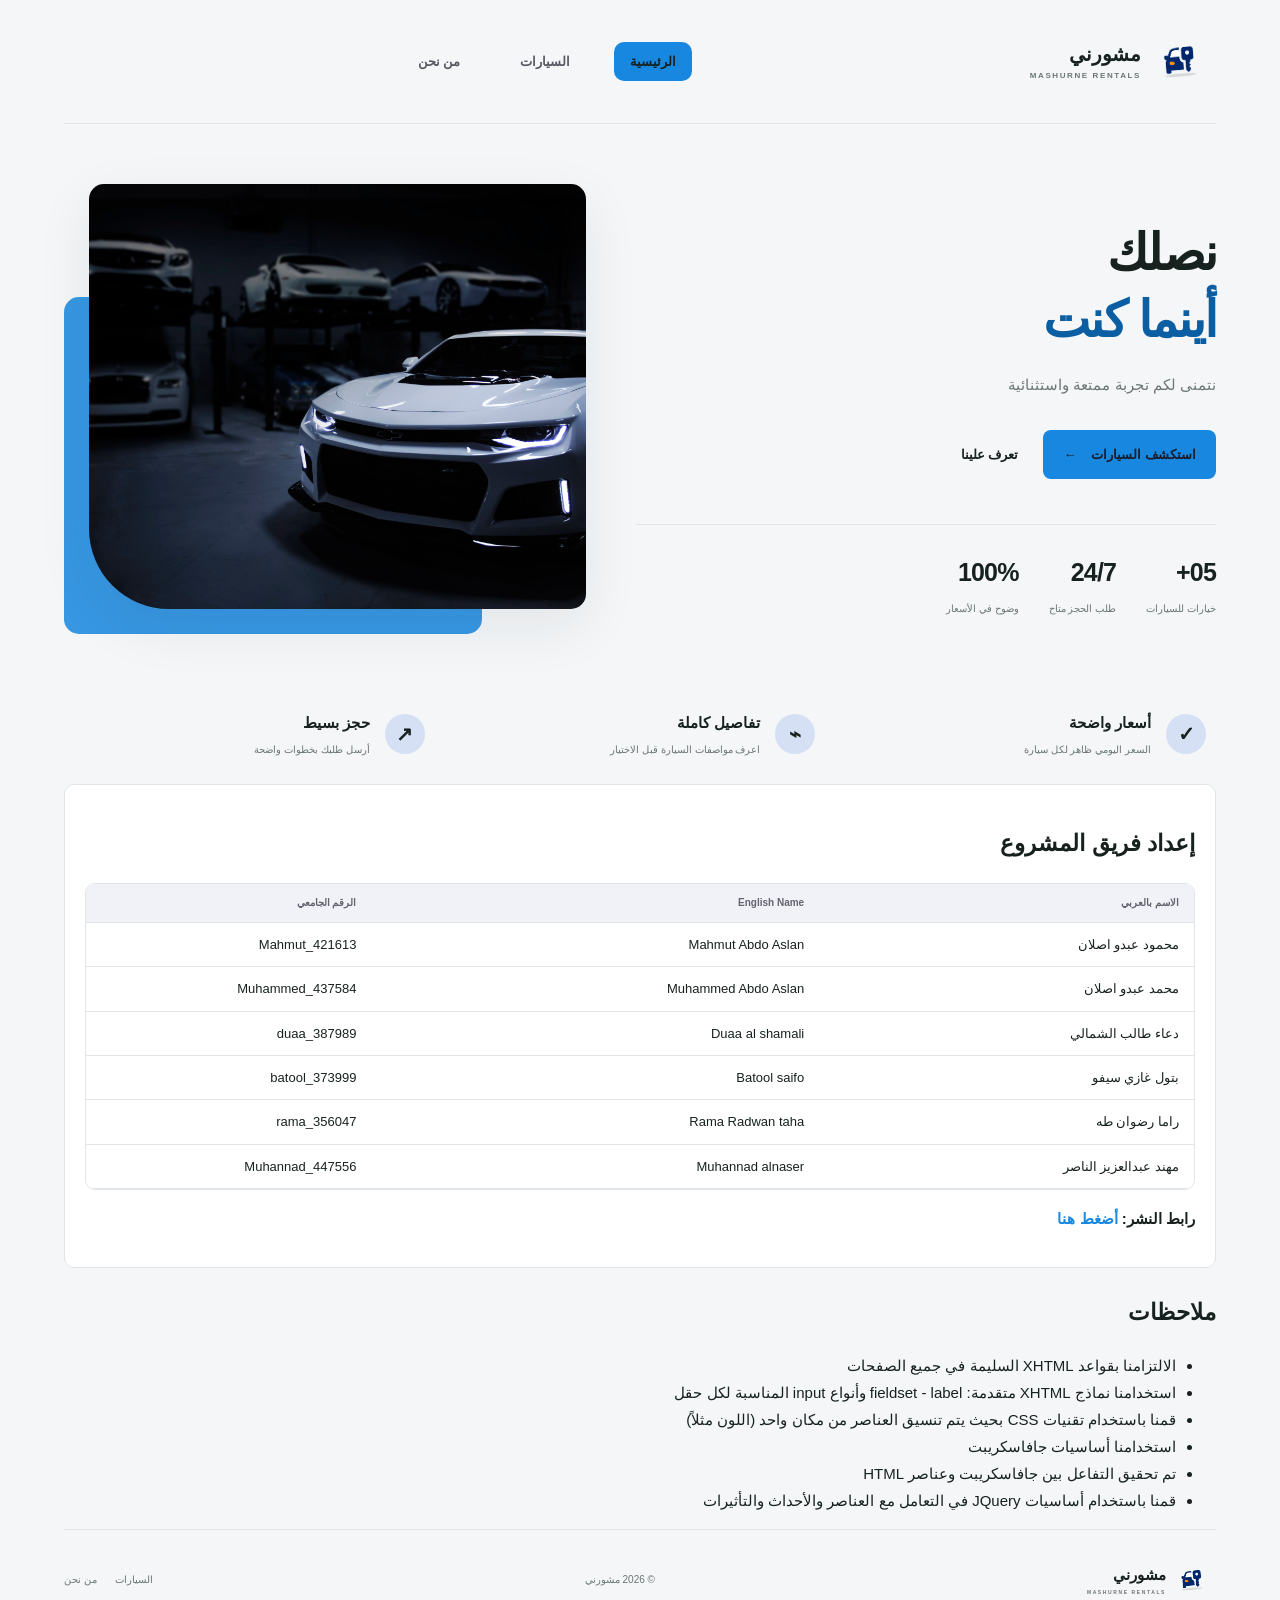
<file: index.html>
<!doctype html>
<html dir="rtl">
  <head>
    <meta charset="UTF-8" />
    <meta name="viewport" content="width=device-width, initial-scale=1.0" />
    <link rel="shortcut icon" href="./images/logo.ico" type="image/x-icon" />
    <title>MASHURNE | مشورني</title>
    <link rel="stylesheet" type="text/css" href="style.css" />
  </head>

  <body>
    <div class="site-shell">
      <div class="container">
        <div class="navbar">
          <a class="brand" href="index.html"
            ><span class="brand-mark"
              ><img src="./images/Car-logo.png" alt="" /></span
            ><span>مشورني<small>MASHURNE RENTALS</small></span></a
          >
          <div class="nav-links">
            <a class="active" href="index.html">الرئيسية</a
            ><a href="Cars.html">السيارات</a>
            <a href="AboutUs.html">من نحن</a>
          </div>
          <div></div>
        </div>

        <div class="hero">
          <div class="hero-copy">
            <h1>نصلك<br /><em>أينما كنت</em></h1>
            <p>نتمنى لكم تجربة ممتعة واستثنائية</p>
            <div class="hero-actions">
              <a class="button" href="Cars.html"
                >استكشف السيارات <span>←</span></a
              ><a class="text-link" href="AboutUs.html">تعرف علينا</a>
            </div>
            <div class="hero-stats">
              <div><strong>05+</strong><span>خيارات للسيارات</span></div>
              <div><strong>24/7</strong><span>طلب الحجز متاح</span></div>
              <div><strong>100%</strong><span>وضوح في الأسعار</span></div>
            </div>
          </div>
          <div class="hero-visual">
            <img src="./images/hero-img.png" alt="سيارة أنيقة على الطريق" />
          </div>
        </div>

        <div class="feature-strip">
          <div>
            <span class="feature-icon">✓</span>
            <div>
              <strong>أسعار واضحة</strong
              ><small>السعر اليومي ظاهر لكل سيارة</small>
            </div>
          </div>
          <div>
            <span class="feature-icon">⌁</span>
            <div>
              <strong>تفاصيل كاملة</strong
              ><small>اعرف مواصفات السيارة قبل الاختيار</small>
            </div>
          </div>
          <div>
            <span class="feature-icon">↗</span>
            <div>
              <strong>حجز بسيط</strong><small>أرسل طلبك بخطوات واضحة</small>
            </div>
          </div>
        </div>

        <section class="team-panel">
          <div>
            <h2>إعداد فريق المشروع</h2>
          </div>
          <div class="team-table">
            <div class="team-row team-head">
              <span>الاسم بالعربي</span>
              <span>English Name</span>
              <span>الرقم الجامعي</span>
            </div>
            <div class="team-row">
              <span>محمود عبدو اصلان</span>
              <span>Mahmut Abdo Aslan</span>
              <span>Mahmut_421613</span>
            </div>
            <div class="team-row">
              <span>محمد عبدو اصلان</span>
              <span>Muhammed Abdo Aslan</span>
              <span>Muhammed_437584</span>
            </div>
            <div class="team-row">
              <span>دعاء طالب الشمالي</span>
              <span>Duaa al shamali</span>
              <span>duaa_387989</span>
            </div>
            <div class="team-row">
              <span>بتول غازي سيفو</span>
              <span>Batool saifo</span>
              <span>batool_373999</span>
            </div>
            <div class="team-row">
              <span>راما رضوان طه</span>
              <span>Rama Radwan taha</span>
              <span>rama_356047</span>
            </div>
            <div class="team-row">
              <span>مهند عبدالعزيز الناصر</span>
              <span>Muhannad alnaser</span>
              <span>Muhannad_447556</span>
            </div>
          </div>
          <p>
            <strong>رابط النشر:</strong>
            <strong class="publish-link"> <a href="https://mahmut-asslan123.github.io/IWB202_assignment/">أضغط هنا</a> </strong>
          </p>
        </section>
        <div class="notice">
          <h2>ملاحظات</h2>
          <ul>
            <li>الالتزامنا بقواعد XHTML السليمة في جميع الصفحات</li>
            <li>استخدامنا نماذج XHTML متقدمة: fieldset - label وأنواع input المناسبة لكل حقل</li>
            <li>قمنا باستخدام تقنيات CSS بحيث يتم تنسيق العناصر من مكان واحد (اللون مثلاً)</li>
            <li>استخدامنا أساسيات جافاسكريبت</li>
            <li>تم تحقيق التفاعل بين جافاسكريبت وعناصر HTML</li>
            <li>قمنا باستخدام أساسيات JQuery في التعامل مع العناصر والأحداث والتأثيرات</li>
          </ul>
        </div>
        <div class="footer">
          <a class="brand footer-brand" href="index.html">
            <span class="brand-mark">
              <img src="./images/Car-logo.png" alt="M" />
            </span>
            <span> مشورني<small>MASHURNE RENTALS</small> </span>
          </a>
          <span>© 2026 مشورني</span>
          <div>
            <a href="Cars.html">السيارات</a><a href="AboutUs.html">من نحن</a>
          </div>
        </div>
      </div>
    </div>
  </body>
</html>
</file>
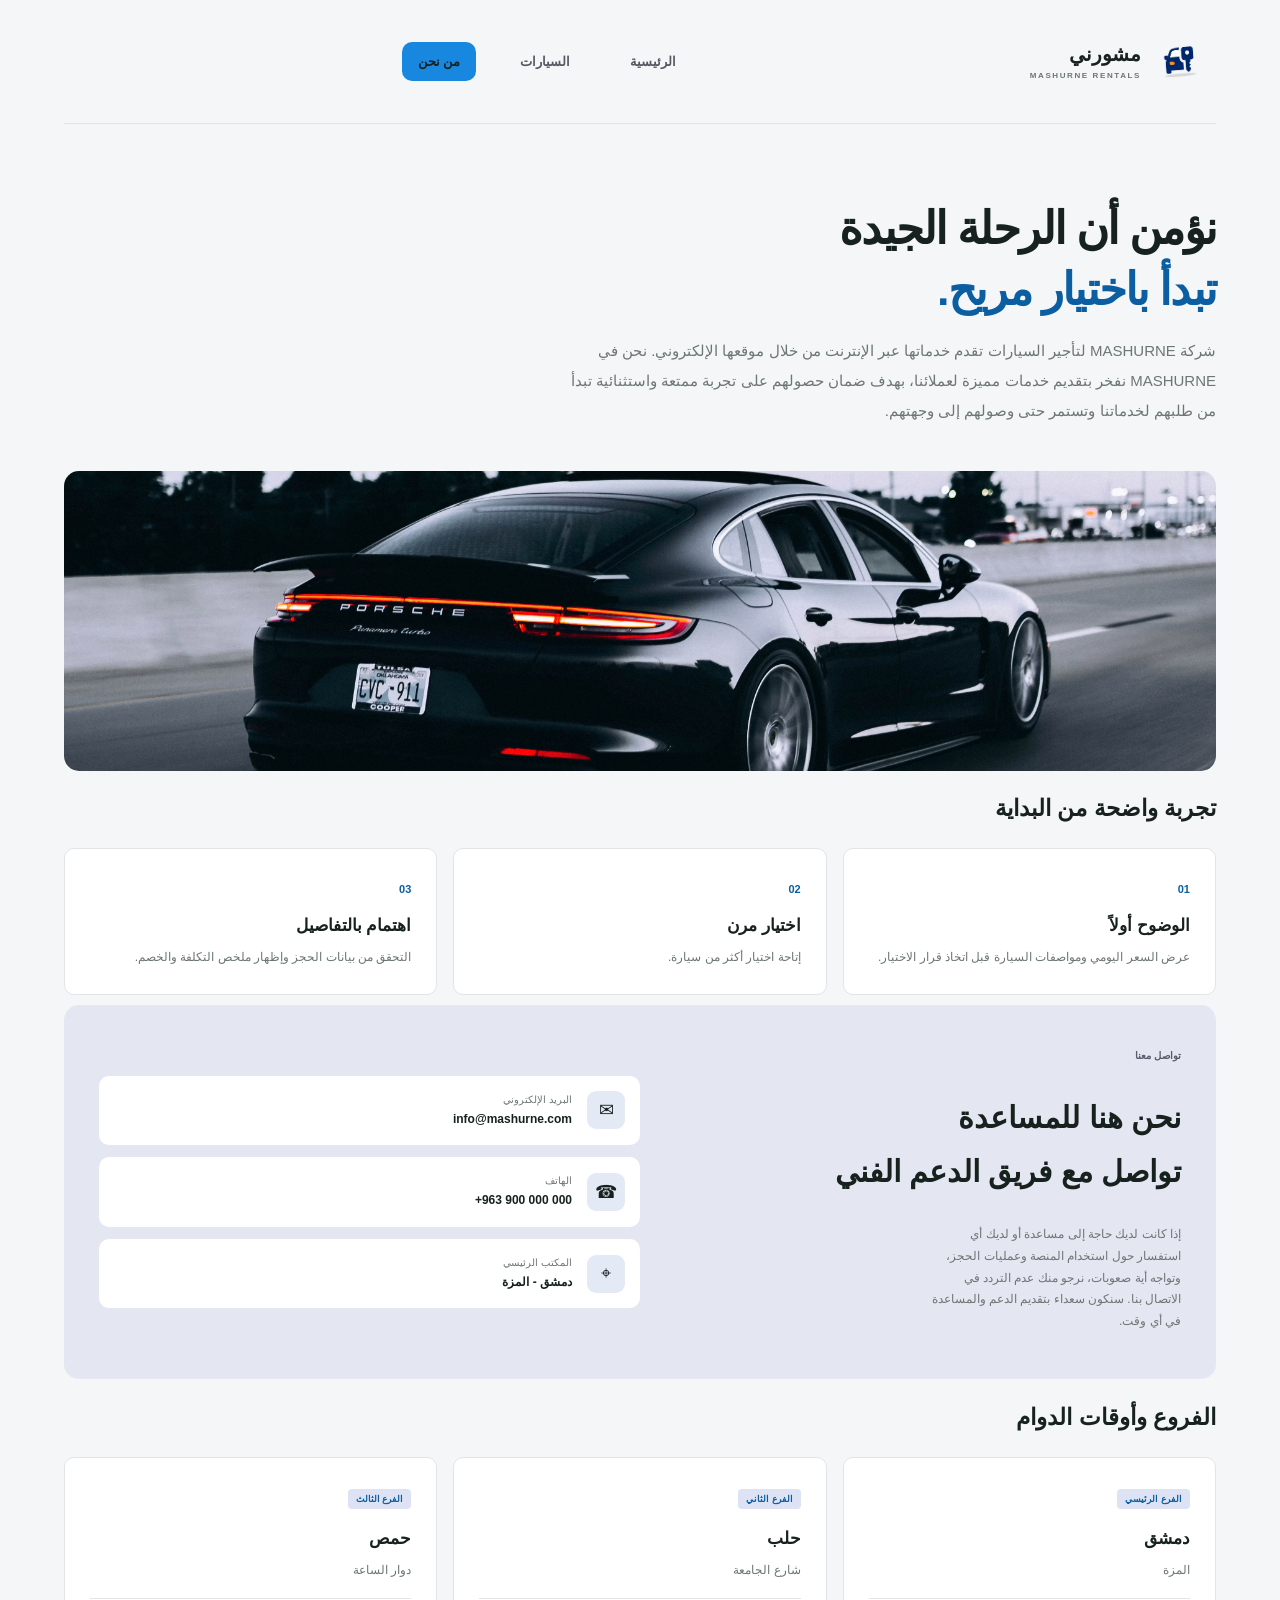
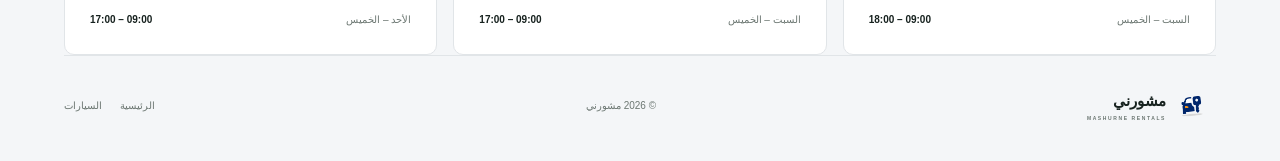
<file: AboutUs.html>
<!doctype html>
<html dir="rtl">
  <head>
    <meta charset="UTF-8" />
    <meta name="viewport" content="width=device-width, initial-scale=1.0" />
    <link rel="shortcut icon" href="./images/logo.ico" type="image/x-icon" />
    <title>السيارات المتاحة | مشورني</title>
    <link rel="stylesheet" type="text/css" href="style.css" />
  </head>

  <body>
    <div class="site-shell">
      <div class="container">
        <div class="navbar">
          <a class="brand" href="index.html"
            ><span class="brand-mark"
              ><img src="./images/Car-logo.png" alt="" /></span
            ><span>مشورني<small>MASHURNE RENTALS</small></span></a
          >
          <div class="nav-links">
            <a href="index.html">الرئيسية</a><a href="Cars.html">السيارات</a>
            <a class="active" href="AboutUs.html">من نحن</a>
          </div>
          <div></div>
        </div>

        <section class="about-hero">
          <h1>نؤمن أن الرحلة الجيدة<br /><em>تبدأ باختيار مريح.</em></h1>
          <p>
            شركة MASHURNE لتأجير السيارات تقدم خدماتها عبر الإنترنت من خلال
            موقعها الإلكتروني. نحن في MASHURNE نفخر بتقديم خدمات مميزة لعملائنا،
            بهدف ضمان حصولهم على تجربة ممتعة واستثنائية تبدأ من طلبهم لخدماتنا
            وتستمر حتى وصولهم إلى وجهتهم.
          </p>
        </section>

        <div class="about-image">
          <img src="./images/aboutUs.png" alt="" />
        </div>

        <section class="section">
          <div class="section-heading">
            <div>
              <h2>تجربة واضحة من البداية</h2>
            </div>
          </div>
          <div class="values-grid">
            <div class="value-card">
              <span>01</span>
              <h3>الوضوح أولاً</h3>
              <p>عرض السعر اليومي ومواصفات السيارة قبل اتخاذ قرار الاختيار.</p>
            </div>
            <div class="value-card">
              <span>02</span>
              <h3>اختيار مرن</h3>
              <p>إتاحة اختيار أكثر من سيارة.</p>
            </div>
            <div class="value-card">
              <span>03</span>
              <h3>اهتمام بالتفاصيل</h3>
              <p>التحقق من بيانات الحجز وإظهار ملخص التكلفة والخصم.</p>
            </div>
          </div>
        </section>

        <section class="contact-layout">
          <div class="contact-intro">
            <span class="contact-us">تواصل معنا</span>
            <h2>نحن هنا للمساعدة<br />تواصل مع فريق الدعم الفني</h2>
            <p>
              إذا كانت لديك حاجة إلى مساعدة أو لديك أي استفسار حول استخدام
              المنصة وعمليات الحجز، وتواجه أية صعوبات، نرجو منك عدم التردد في
              الاتصال بنا. سنكون سعداء بتقديم الدعم والمساعدة في أي وقت.
            </p>
          </div>
          <div class="contact-list">
            <div class="contact-item">
              <span class="contact-symbol">✉</span>
              <div>
                <small>البريد الإلكتروني</small
                ><strong>info@mashurne.com</strong>
              </div>
            </div>
            <div class="contact-item">
              <span class="contact-symbol">☎</span>
              <div><small>الهاتف</small><strong>+963 900 000 000</strong></div>
            </div>
            <div class="contact-item">
              <span class="contact-symbol">⌖</span>
              <div>
                <small>المكتب الرئيسي</small><strong>دمشق - المزة</strong>
              </div>
            </div>
          </div>
        </section>

        <section class="section">
          <div class="section-heading">
            <div>
              <h2>الفروع وأوقات الدوام</h2>
            </div>
          </div>
          <div class="branch-grid">
            <div class="branch-card">
              <span class="branch-tag">الفرع الرئيسي</span>
              <h3>دمشق</h3>
              <p>المزة</p>
              <div class="branch-hours">
                <span>السبت – الخميس</span><strong>09:00 – 18:00</strong>
              </div>
            </div>
            <div class="branch-card">
              <span class="branch-tag">الفرع الثاني</span>
              <h3>حلب</h3>
              <p>شارع الجامعة</p>
              <div class="branch-hours">
                <span>السبت – الخميس</span><strong>09:00 – 17:00</strong>
              </div>
            </div>
            <div class="branch-card">
              <span class="branch-tag">الفرع الثالث</span>
              <h3>حمص</h3>
              <p>دوار الساعة</p>
              <div class="branch-hours">
                <span>الأحد – الخميس</span><strong>09:00 – 17:00</strong>
              </div>
            </div>
          </div>
        </section>

        <div class="footer">
          <a class="brand footer-brand" href="index.html"
            ><span class="brand-mark"
              ><img src="./images/Car-logo.png" alt="" /></span
            ><span>مشورني<small>MASHURNE RENTALS</small></span></a
          ><span>© 2026 مشورني</span>
          <div>
            <a href="index.html">الرئيسية</a>
            <a href="Cars.html">السيارات</a>
          </div>
        </div>
      </div>
    </div>
  </body>
</html>
</file>
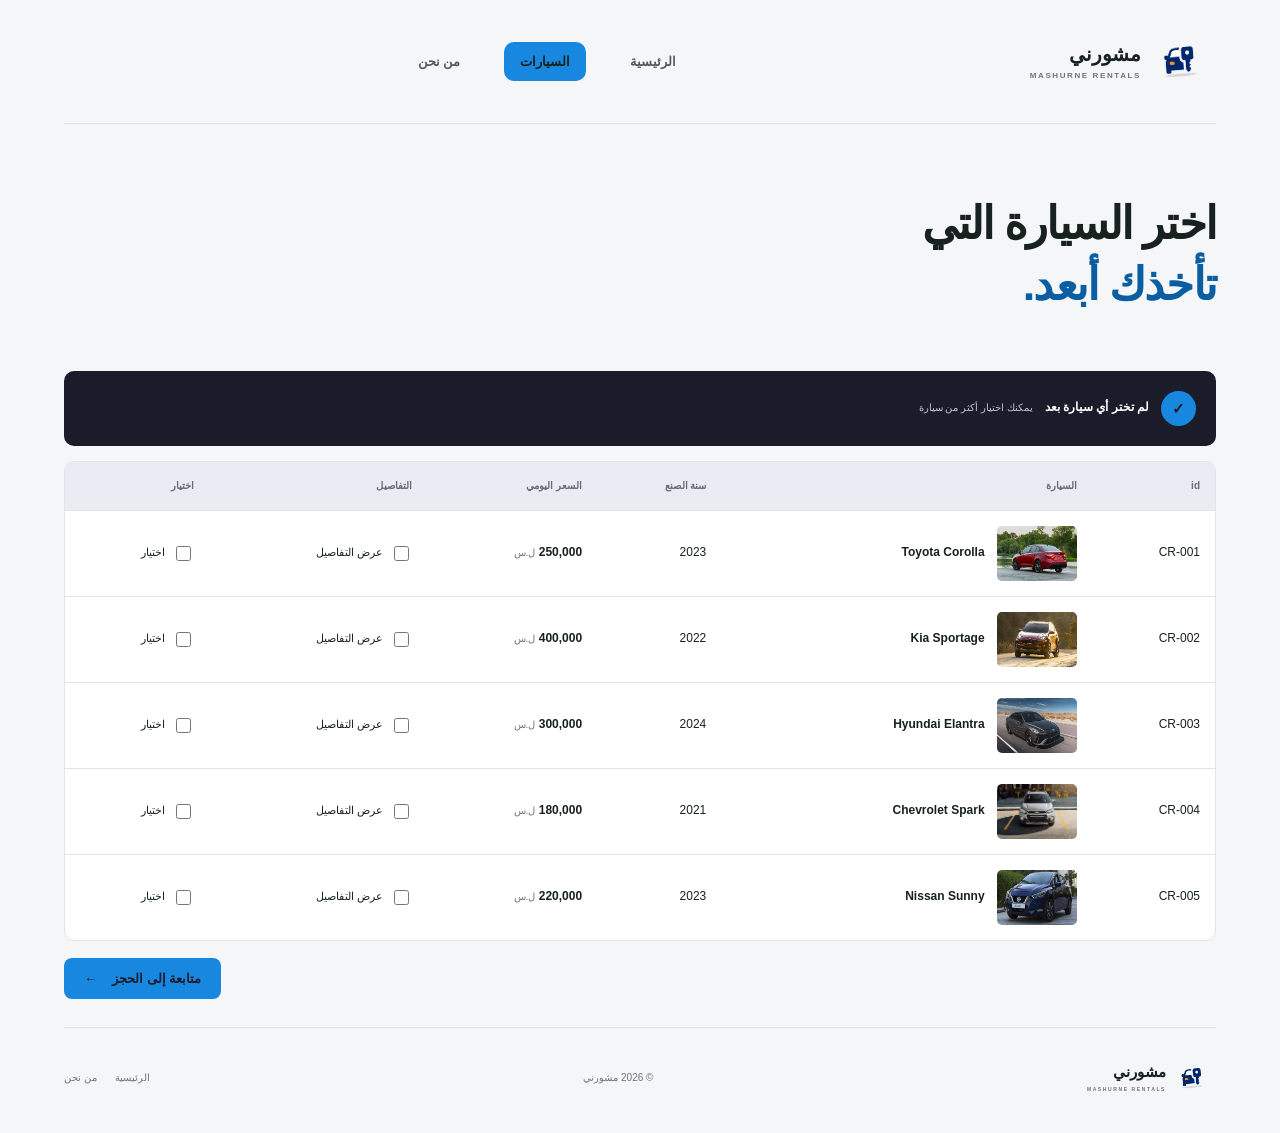
<file: Cars.html>
<!doctype html>
<html dir="rtl">
  <head>
    <meta charset="UTF-8" />
    <meta name="viewport" content="width=device-width, initial-scale=1.0" />
    <link rel="shortcut icon" href="./images/logo.ico" type="image/x-icon" />
    <title>السيارات المتاحة | مشورني</title>
    <link rel="stylesheet" type="text/css" href="style.css" />
  </head>

  <body>
    <div class="site-shell">
      <div class="container">
        <div class="navbar">
          <a class="brand" href="index.html"
            ><span class="brand-mark"
              ><img src="./images/Car-logo.png" alt="M" /></span
            ><span>مشورني<small>MASHURNE RENTALS</small></span></a
          >
          <div class="nav-links">
            <a href="index.html">الرئيسية</a
            ><a class="active" href="Cars.html">السيارات</a>
            <a href="AboutUs.html">من نحن</a>
          </div>
          <div></div>
        </div>

        <section class="page-heading">
          <h1>اختر السيارة التي<br /><em>تأخذك أبعد.</em></h1>
        </section>

        <div class="selection-summary">
          <div>
            <span class="summary-icon">✓</span>
            <div>
              <strong id="selectedCount">لم تختر أي سيارة بعد</strong
              ><small>يمكنك اختيار أكثر من سيارة</small>
            </div>
          </div>
        </div>

        <form id="carSelectionForm" action="#" method="get">
          <table class="cars-table">
            <thead>
              <tr>
                <th scope="col">id</th>
                <th scope="col">السيارة</th>
                <th scope="col">سنة الصنع</th>
                <th scope="col">السعر اليومي</th>
                <th scope="col">التفاصيل</th>
                <th scope="col">اختيار</th>
              </tr>
            </thead>
            <tbody>
              <tr
                class="car-row"
                data-code="CR-001"
                data-name="Toyota Corolla"
                data-price="250000"
              >
                <td>CR-001</td>
                <td>
                  <div class="car-info">
                    <img src="./images/car1.png" alt="Toyota Corolla" />
                    <div>
                      <strong>Toyota Corolla</strong>
                    </div>
                  </div>
                </td>
                <td>2023</td>
                <td class="price">250,000 <small>ل.س</small></td>
                <td>
                  <label class="details-toggle"
                    ><input type="checkbox" class="details-check" /> عرض
                    التفاصيل</label
                  >
                </td>
                <td>
                  <label class="select-car"
                    ><input type="checkbox" class="car-select" /> اختيار</label
                  >
                </td>
              </tr>
              <tr class="details-row" data-for="CR-001">
                <td colspan="5">
                  <div class="details-content">
                    <span>الوقود: بنزين</span><span>ناقل الحركة: أوتوماتيك</span
                    ><span>المقاعد: 4</span
                    ><span>عداد الكيلومترات: 32,000 كم</span
                    ><span>اللون: أحمر</span>
                  </div>
                </td>
              </tr>
              <tr
                class="car-row"
                data-code="CR-002"
                data-name="Kia Sportage"
                data-price="400000"
              >
                <td>CR-002</td>
                <td>
                  <div class="car-info">
                    <img src="./images/car2.png" alt="Kia Sportage" />
                    <div>
                      <strong>Kia Sportage</strong>
                    </div>
                  </div>
                </td>
                <td>2022</td>
                <td class="price">400,000 <small>ل.س</small></td>
                <td>
                  <label class="details-toggle"
                    ><input type="checkbox" class="details-check" /> عرض
                    التفاصيل</label
                  >
                </td>
                <td>
                  <label class="select-car"
                    ><input type="checkbox" class="car-select" /> اختيار</label
                  >
                </td>
              </tr>
              <tr class="details-row" data-for="CR-002">
                <td colspan="5">
                  <div class="details-content">
                    <span>الوقود: بنزين</span><span>ناقل الحركة: أوتوماتيك</span
                    ><span>المقاعد: 5</span
                    ><span>عداد الكيلومترات: 41,500 كم</span
                    ><span>اللون: خمري</span>
                  </div>
                </td>
              </tr>
              <tr
                class="car-row"
                data-code="CR-003"
                data-name="Hyundai Elantra"
                data-price="300000"
              >
                <td>CR-003</td>
                <td>
                  <div class="car-info">
                    <img src="./images/car3.png" alt="Hyundai Elantra" />
                    <div>
                      <strong>Hyundai Elantra</strong>
                    </div>
                  </div>
                </td>
                <td>2024</td>
                <td class="price">300,000 <small>ل.س</small></td>
                <td>
                  <label class="details-toggle"
                    ><input type="checkbox" class="details-check" /> عرض
                    التفاصيل</label
                  >
                </td>
                <td>
                  <label class="select-car"
                    ><input type="checkbox" class="car-select" /> اختيار</label
                  >
                </td>
              </tr>
              <tr class="details-row" data-for="CR-003">
                <td colspan="5">
                  <div class="details-content">
                    <span>الوقود: بنزين</span><span>ناقل الحركة: أوتوماتيك</span
                    ><span>المقاعد: 4</span
                    ><span>عداد الكيلومترات: 18,200 كم</span
                    ><span>اللون: أسود</span>
                  </div>
                </td>
              </tr>
              <tr
                class="car-row"
                data-code="CR-004"
                data-name="Chevrolet Spark"
                data-price="180000"
              >
                <td>CR-004</td>
                <td>
                  <div class="car-info">
                    <img src="./images/car4.png" alt="Chevrolet Spark" />
                    <div>
                      <strong>Chevrolet Spark</strong>
                    </div>
                  </div>
                </td>
                <td>2021</td>
                <td class="price">180,000 <small>ل.س</small></td>
                <td>
                  <label class="details-toggle"
                    ><input type="checkbox" class="details-check" /> عرض
                    التفاصيل</label
                  >
                </td>
                <td>
                  <label class="select-car"
                    ><input type="checkbox" class="car-select" /> اختيار</label
                  >
                </td>
              </tr>
              <tr class="details-row" data-for="CR-004">
                <td colspan="5">
                  <div class="details-content">
                    <span>الوقود: بنزين</span><span>ناقل الحركة: يدوي</span
                    ><span>المقاعد: 4</span
                    ><span>عداد الكيلومترات: 56,000 كم</span
                    ><span>اللون: فضي</span>
                  </div>
                </td>
              </tr>
              <tr
                class="car-row"
                data-code="CR-005"
                data-name="Nissan Sunny"
                data-price="220000"
              >
                <td>CR-005</td>
                <td>
                  <div class="car-info">
                    <img src="./images/car5.png" alt="Nissan Sunny" />
                    <div>
                      <strong>Nissan Sunny</strong>
                    </div>
                  </div>
                </td>
                <td>2023</td>
                <td class="price">220,000 <small>ل.س</small></td>
                <td>
                  <label class="details-toggle"
                    ><input type="checkbox" class="details-check" /> عرض
                    التفاصيل</label
                  >
                </td>
                <td>
                  <label class="select-car"
                    ><input type="checkbox" class="car-select" /> اختيار</label
                  >
                </td>
              </tr>
              <tr class="details-row" data-for="CR-005">
                <td colspan="5">
                  <div class="details-content">
                    <span>الوقود: بنزين</span><span>ناقل الحركة: أوتوماتيك</span
                    ><span>المقاعد: 4</span
                    ><span>عداد الكيلومترات: 27,300 كم</span
                    ><span>اللون: كحلي</span>
                  </div>
                </td>
              </tr>
            </tbody>
          </table>
          <div class="table-actions">
            <button type="button" id="continueButton" class="button">
              متابعة إلى الحجز <span>←</span>
            </button>
          </div>
        </form>

        <section id="booking" class="booking-section" style="display: none">
          <div class="section-heading">
            <div>
              <h2>بيانات طلب الحجز</h2>
              <p class="muted">
                الحقول المعلّمة بنجمة إلزامية. باقي الحقول اختيارية.
              </p>
            </div>
          </div>
          <form
            id="bookingForm"
            action="#"
            method="post"
            novalidate="novalidate"
          >
            <fieldset>
              <legend>المعلومات الشخصية</legend>
              <div class="form-grid">
                <div class="form-field">
                  <label for="fullName">الاسم الكامل</label
                  ><input
                    type="text"
                    id="fullName"
                    name="fullName"
                    placeholder="مثال: أحمد محمد"
                  /><small>أحرف عربية ومسافات فقط إذا تم إدخال الاسم.</small
                  ><span class="field-error" id="nameError"></span>
                </div>
                <div class="form-field">
                  <label for="nationalId">الرقم الوطني <b>*</b></label
                  ><input
                    type="text"
                    id="nationalId"
                    name="nationalId"
                    maxlength="11"
                    inputmode="numeric"
                    placeholder="11 خانة"
                  /><small>11 رقماً، وأول خانتين من 01 إلى 14.</small
                  ><span class="field-error" id="nationalError"></span>
                </div>
                <div class="form-field">
                  <label for="phone">رقم الموبايل</label
                  ><input
                    type="tel"
                    id="phone"
                    name="phone"
                    inputmode="tel"
                    placeholder="09XXXXXXXX"
                  /><small>رقم سوري يبدأ بـ 09.</small
                  ><span class="field-error" id="phoneError"></span>
                </div>
                <div class="form-field">
                  <label for="email">البريد الإلكتروني</label
                  ><input
                    type="text"
                    id="email"
                    name="email"
                    dir="ltr"
                    placeholder="name@example.com"
                  /><small>اختياري، لكن يجب أن يكون صحيحاً عند إدخاله.</small
                  ><span class="field-error" id="emailError"></span>
                </div>
              </div>
            </fieldset>
            <fieldset>
              <legend>مدة التأجير</legend>
              <div class="form-grid">
                <div class="form-field">
                  <label for="startDate">تاريخ بداية التأجير <b>*</b></label
                  ><input type="date" id="startDate" name="startDate" /><span
                    class="field-error"
                    id="startError"
                  ></span>
                </div>
                <div class="form-field">
                  <label for="endDate">تاريخ نهاية التأجير <b>*</b></label
                  ><input type="date" id="endDate" name="endDate" /><span
                    class="field-error"
                    id="endError"
                  ></span>
                </div>
              </div>
            </fieldset>
            <div class="booking-bottom">
              <div class="selected-preview">
                <strong>السيارات المحددة</strong>
                <p id="selectedPreview">لم يتم اختيار سيارات بعد.</p>
              </div>
              <button type="submit" class="button">
                إرسال طلب الحجز <span>←</span>
              </button>
            </div>
            <p id="formMessage" class="form-message" role="status"></p>
          </form>
        </section>

        <div class="footer">
          <a class="brand footer-brand" href="index.html"
            ><span class="brand-mark"
              ><img src="./images/Car-logo.png" alt="M" /></span
            ><span>مشورني<small>MASHURNE RENTALS</small></span></a
          ><span>© 2026 مشورني</span>
          <div>
            <a href="index.html">الرئيسية</a>
            <a href="AboutUs.html">من نحن</a>
          </div>
        </div>
      </div>
    </div>
    <div
      id="resultModal"
      class="modal"
      role="dialog"
      aria-labelledby="resultTitle"
      aria-modal="true"
      style="display: none"
    >
      <div class="modal-backdrop"></div>
      <div class="modal-card">
        <button
          type="button"
          id="closeModal"
          class="modal-close"
          aria-label="إغلاق"
        >
          ×
        </button>
        <h2 id="resultTitle">تم التحقق من البيانات بنجاح</h2>
        <div id="resultContent"></div>
        <button type="button" id="confirmClose" class="button">حسناً</button>
      </div>
    </div>
    <script src="js/jquery-3.7.1.min.js"></script>
    <script src="js/myFunctions.js"></script>
  </body>
</html>
</file>
<file: style.css>
:root {
  --ink: #17221f;
  --muted: #6c7772;
  --blue: #1787e0;
  ---baby-blue: #57a6e7;
  --line: #e1e5e8;
  --dark: #1b1c29;
  --danger: #b42318;
}
* {
  box-sizing: border-box;
}
body {
  margin: 0;
  background: #f4f6f8;
  color: var(--ink);
  font-family: "Cairo", Tahoma, sans-serif;
  font-size: 15px;
  line-height: 1.8;
}
a {
  color: inherit;
  text-decoration: none;
}
img {
  max-width: 100%;
  display: block;
}
.site-shell {
  overflow: hidden;
}
.container {
  width: 90%;
  margin: 0 auto;
}
.navbar {
  display: flex;
  align-items: center;
  justify-content: space-between;
  gap: 22px;
  padding: 24px 0;
  border-bottom: 1px solid var(--line);
}
.brand {
  display: flex;
  align-items: center;
  font-weight: 800;
  font-size: 20px;
  line-height: 1.25;
}
.brand small {
  display: block;
  direction: ltr;
  text-align: right;
  font-weight: 700;
  font-size: 8px;
  letter-spacing: 1.6px;
  color: var(--muted);
  margin-top: 4px;
}
.brand-mark {
  width: 75px;
  height: 75px;
  display: grid;
  place-items: center;
  transform: rotate(-5deg);
}
.nav-links {
  display: flex;
  align-items: center;
  gap: 28px;
  font-size: 13px;
  font-weight: 600;
  color: #565961;
}
.nav-links a {
  padding: 8px 16px;
  position: relative;
  border-radius: 10px;
}
.nav-links a.active,
.nav-links a:hover {
  color: var(--ink);
  background-color: var(--blue);
  transition: 0.3s;
}
.button {
  font-family: "Cairo", Tahoma, sans-serif;
  border: 0;
  display: flex;
  align-items: center;
  justify-content: center;
  gap: 15px;
  background: var(--blue);
  color: var(--dark);
  padding: 13px 20px;
  border-radius: 8px;
  font-weight: 800;
  font-size: 13px;
  cursor: pointer;
  transition: transform 0.2s;
}
.button:hover {
  background: var(---baby-blue);
  transform: translateY(-2px);
}
.button-small {
  padding: 10px 15px;
  font-size: 12px;
}
.text-link {
  font-size: 13px;
  font-weight: 800;
  display: flex;
  align-items: center;
  gap: 8px;
}
.text-link:hover {
  opacity: 0.50;
}
.hero {
  display: grid;
  grid-template-columns: 1fr 0.90fr;
  gap: 50px;
  align-items: center;
  padding: 60px 0 50px;
}
.hero-copy {
  padding: 12px 0;
}
.hero h1,
.page-heading h1,
.about-hero h1 {
  font-size: 50px;
  line-height: 1.35;
  letter-spacing: -1.8px;
  margin: 20px 0 15px;
  font-weight: 800;
}
h1 em {
  font-style: normal;
  color: #0b5ea1;
}
.hero-copy > p,
.about-hero > p {
  max-width: 450px;
  color: var(--muted);
  font-size: 15px;
  line-height: 2;
}
.hero-actions {
  display: flex;
  align-items: center;
  gap: 25px;
  margin-top: 30px;
}
.hero-stats {
  display: flex;
  gap: 30px;
  margin-top: 45px;
  padding-top: 25px;
  border-top: 1px solid var(--line);
}
.hero-stats div {
  display: flex;
  flex-direction: column;
}
.hero-stats strong {
  font-size: 25px;
  font-weight: 800;
  letter-spacing: -0.8px;
}
.hero-stats span {
  font-size: 10px;
  color: var(--muted);
  margin-top: 5px;
}
.hero-visual {
  height: 450px;
  position: relative;
  padding: 0 0 25px 25px;
}
.hero-visual:before {
  content: "";
  position: absolute;
  left: 0;
  bottom: 0;
  width: 80%;
  height: 75%;
  background: var(--blue);
  border-radius: 15px;
  opacity: 0.85;
}
.hero-visual > img {
  position: relative;
  width: 100%;
  height: 100%;
  object-fit: cover;
  border-radius: 15px 15px 15px 80px;
  box-shadow: 0 18px 55px rgba(24, 42, 34, 0.08);
}
.feature-strip {
  display: grid;
  grid-template-columns: repeat(3, 1fr);
  gap: 20px;
  padding: 25px 0;
}
.feature-strip > div {
  display: flex;
  align-items: center;
  gap: 15px;
  padding: 0 10px;
}
.feature-icon {
  width: 40px;
  height: 40px;
  border-radius: 50%;
  display: grid;
  place-items: center;
  background: #d5e0f4;
  font-weight: 800;
  font-size: 20px;
}
.feature-strip strong,
.feature-strip small {
  display: block;
}
.feature-strip strong {
  font-size: 15px;
}
.feature-strip small {
  font-size: 10px;
  color: var(--muted);
  margin-top: 5px;
}
.team-panel {
  background: #fff;
  border: 1px solid var(--line);
  border-radius: 10px;
  padding: 20px;
  margin-bottom: 25px;
}
.team-table {
  border: 1px solid var(--line);
  border-radius: 10px;
  overflow: hidden;
}
.team-row {
  display: grid;
  grid-template-columns: 1fr 1.2fr 0.7fr;
  gap: 10px;
  padding: 10px 15px;
  border-bottom: 1px solid var(--line);
  font-size: 13px;
}
.team-head {
  background: #f0f2f7;
  color: #636470;
  font-size: 10px;
  font-weight: 800;
}
.publish-link {
  color: var(--blue);
}
.publish-link:hover {
  color: var(---baby-blue);
}
.footer {
  display: flex;
  align-items: center;
  justify-content: space-between;
  gap: 20px;
  padding: 25px 0 30px;
  border-top: 1px solid var(--line);
  color: var(--muted);
  font-size: 10px;
}
.footer-brand {
  font-size: 15px;
  color: var(--ink);
}
.footer-brand .brand-mark {
  width: 50px;
  height: 50px;
  border-radius: 10px;
  font-size: 20px;
}
.footer-brand small {
  font-size: 5px;
}
.footer div {
  display: flex;
  gap: 18px;
}
.footer a:hover {
  color: var(--ink);
}
.page-heading {
  padding: 50px 0 25px;
}
.page-heading h1 {
  font-size: 45px;
}
.selection-summary {
  background: var(--dark);
  color: #fff;
  padding: 20px;
  border-radius: 10px;
  display: flex;
  align-items: center;
  justify-content: space-between;
  gap: 15px;
  margin: 15px 0;
}
.selection-summary  div {
  display: flex;
  align-items: center;
  gap: 12px;
}
.summary-icon {
  width: 35px;
  height: 35px;
  border-radius: 50%;
  background: var(--blue);
  color: var(--dark);
  display: flex;
  align-items: center;
  justify-content: center;
  font-weight: 900;
}
.selection-summary strong {
  font-size: 12px;
}
.selection-summary small {
  font-size: 10px;
  color: #c2c4ce;
}
.cars-table {
  width: 100%;
  border-spacing: 0;
  background: #fff;
  border: 1px solid var(--line);
  border-radius: 10px;
  overflow: hidden;
}
.cars-table th {
  background: #ebebf3;
  color: #696d75;
  font-size: 10px;
  text-align: right;
  padding: 15px;
}
.cars-table td {
  padding: 15px;
  border-top: 1px solid var(--line);
  font-size: 12px;
}
.car-info {
  display: flex;
  align-items: center;
  gap: 12px;
}
.car-info img {
  width: 80px;
  height: 55px;
  border-radius: 5px;
}
.car-info strong {
  font-size: 12px;
  font-weight: 800;
}
.price {
  font-size: 13px;
  font-weight: 800;
}
.price small {
  font-size: 10px;
  font-weight: 500;
  color: var(--muted);
}
.details-toggle,
.select-car {
  display: flex;
  align-items: center;
  gap: 7px;
  font-size: 11px;
  cursor: pointer;
}
input[type="checkbox"] {
  accent-color: #0b5ea1;
  width: 15px;
  height: 15px;
  cursor: pointer;
}
.details-content {
  display: flex;
  flex-wrap: wrap;
  gap: 8px;
  padding: 10px;
  background: #f8f9fc;
  border-radius: 7px;
}
.details-content span {
  background: #fff;
  border: 1px solid #d9d9ea;
  border-radius: 5px;
  padding: 5px 9px;
  font-size: 10px;
  color: #4f4f60;
}
.table-actions {
  display: flex;
  align-items: center;
  justify-content: end;
  padding: 17px 0 28px;
}
.booking-section {
  padding: 25px;
  background: #fff;
  border: 1px solid var(--line);
  border-radius: 13px;
  margin: 10px 0 30px;
}
.booking-section .section-heading {
  margin-bottom: 22px;
}
.booking-section .section-heading h2 {
  font-size: 25px;
}
fieldset {
  border: 1px solid var(--line);
  border-radius: 9px;
  padding: 20px;
  margin: 0 0 18px;
}
legend {
  padding: 0 10px;
  font-size: 13px;
  font-weight: 800;
}
.form-grid {
  display: grid;
  grid-template-columns: repeat(2, 1fr);
  gap: 15px;
}
.form-field {
  display: flex;
  flex-direction: column;
  gap: 5px;
}
.form-field label {
  font-size: 12px;
  font-weight: 800;
}
.form-field label b {
  color: #b42318;
}
.form-field input {
  font-family: "Cairo", Tahoma, sans-serif;
  width: 100%;
  min-height: 45px;
  border: 1px solid #dcdde5;
  border-radius: 7px;
  padding: 10px 12px;
  background: #f9fafc;
  color: var(--ink);
  outline: none;
  font-size: 12px;
}
.form-field input:focus {
  border-color: #4b68b7;
  box-shadow: 0 0 0 3px #dbe3f5;
}
.form-field input::placeholder {
  color: #a2a4aa;
}
.form-field small {
  font-size: 10px;
  color: var(--muted);
}
.field-error {
  font-size: 10px;
  color: var(--danger);
}
.booking-bottom {
  display: flex;
  align-items: center;
  justify-content: space-between;
  gap: 18px;
  padding-top: 10px;
}
.selected-preview strong {
  font-size: 12px;
}
.selected-preview p {
  font-size: 11px;
  color: var(--muted);
  margin: 5px 0 0;
}
.form-message {
  font-size: 12px;
  margin: 15px 0 0;
}
.error-message {
  color: var(--danger);
}
.success-message {
  color: #0b5ea1;
}
.modal {
  position: fixed;
  z-index: 1;
  inset: 0;
  display: flex;
  align-items: center;
  justify-content: center;
}
.modal-backdrop {
  position: absolute;
  inset: 0;
  background: rgba(13, 24, 18, 0.66);
  backdrop-filter: blur(4px);
}
.modal-card {
  position: relative;
  z-index: 1;
  background: #fff;
  border-radius: 14px;
  padding: 30px;
  width: 650px;
  max-height: 90vh;
  overflow: auto;
  box-shadow: 0 30px 100px #0003;
}
.modal-card h2 {
  font-size: 25px;
  margin: 10px 0;
}
.modal-card  .button {
  margin-top: 20px;
  min-width: 120px;
}
.modal-close {
  position: absolute;
  left: 20px;
  top: 15px;
  border: 0;
  background: #eceef4;
  border-radius: 50%;
  width: 32px;
  height: 32px;
  font-size: 25px;
  cursor: pointer;
}
.result-dates {
  display: flex;
  flex-wrap: wrap;
  gap: 10px;
  align-items: center;
  background: #eef1f7;
  padding: 12px;
  border-radius: 8px;
  font-size: 10px;
  margin: 20px 0;
}
.result-dates strong {
  margin-right: auto;
  color: #0b5ea1;
}
.result-list {
  border: 1px solid var(--line);
  border-radius: 8px;
  overflow: hidden;
}
.result-car {
  display: flex;
  justify-content: space-between;
  gap: 12px;
  padding: 12px 14px;
  border-bottom: 1px solid var(--line);
  font-size: 12px;
}
.result-car strong,
.result-car small {
  display: block;
}
.result-car small {
  color: var(--muted);
  margin-top: 5px;
}
.result-totals {
  margin-top: 15px;
}
.result-totals  div {
  display: flex;
  align-items: center;
  justify-content: space-between;
  gap: 15px;
  padding: 5px 0;
  font-size: 12px;
}
.result-totals div span {
  color: var(--muted);
}
.result-totals .final-total {
  border-top: 1px solid var(--line);
  padding-top: 10px;
  margin-top: 10px;
  font-size: 15px;
  font-weight: 800;
}
.final-total strong {
  font-size: 18px;
  color: #0b5ea1;
}
.about-hero {
  padding: 60px 0 30px;
}
.about-hero h1 {
  font-size: 45px;
  margin: 15px 0;
}
.about-hero  p {
  max-width: 650px;
}
.about-image {
  height: 300px;
  border-radius: 15px;
  overflow: hidden;
}
.about-image img {
  width: 100%;
  height: 100%;
  object-fit: cover;
}
.values-grid,
.branch-grid {
  display: grid;
  grid-template-columns: repeat(3, 1fr);
  gap: 16px;
}
.value-card,
.branch-card {
  background: #fff;
  border: 1px solid var(--line);
  border-radius: 10px;
  padding: 25px;
}
.value-card span {
  font-weight: 800;
  font-size: 11px;
  color: #0b5ea1;
}
.value-card h3,
.branch-card h3 {
  font-size: 17px;
  margin: 10px 0 5px;
}
.value-card p,
.branch-card p {
  font-size: 12px;
  color: var(--muted);
  margin: 0;
}
.contact-layout {
  display: grid;
  grid-template-columns: 1fr 1fr;
  background: #e4e7f2;
  border-radius: 15px;
  padding: 35px;
  margin: 10px 0;
}
.contact-us {
  font-weight: 800;
  font-size: 10px;
  color: #5b5c6b;
}
.contact-intro h2 {
  font-size: 30px;
}
.contact-intro p {
  font-size: 12px;
  color: var(--muted);
  max-width: 250px;
}
.contact-list {
  display: grid;
  gap: 12px;
  align-content: center;
}
.contact-item {
  display: flex;
  align-items: center;
  gap: 15px;
  background: #fff;
  border-radius: 10px;
  padding: 15px;
}
.contact-symbol {
  width: 40px;
  height: 40px;
  background: #e4eaf5;
  border-radius: 10px;
  display: grid;
  place-items: center;
  font-size: 20px;
}
.contact-item small,
.contact-item strong {
  display: block;
}
.contact-item small {
  font-size: 10px;
  color: var(--muted);
}
.contact-item strong {
  font-size: 12px;
  direction: ltr;
}
.branch-tag {
  font-size: 10px;
  background: #dde3f5;
  color: #0b5ea1;
  padding: 5px 10px;
  border-radius: 5px;
  font-weight: 800;
}
.branch-hours {
  display: flex;
  justify-content: space-between;
  border-top: 1px solid var(--line);
  padding-top: 15px;
  margin-top: 15px;
  font-size: 10px;
}
.branch-hours span {
  color: var(--muted);
}
.contact-symbol {
  width: 38px;
  height: 38px;
  background: #e4eaf5;
  border-radius: 9px;
  display: grid;
  place-items: center;
  font-size: 18px;
}
.contact-item small,
.contact-item strong {
  display: block;
}
.contact-item small {
  font-size: 10px;
  color: var(--muted);
}
.contact-item strong {
  font-size: 12px;
  direction: ltr;
  text-align: right;
}

.branch-tag {
  font-size: 9px;
  background: #dde3f5;
  color: #0b5ea1;
  padding: 5px 8px;
  border-radius: 4px;
  font-weight: 800;
}
.branch-card h3 {
  margin-top: 14px;
}
.branch-hours {
  display: flex;
  justify-content: space-between;
  gap: 8px;
  border-top: 1px solid var(--line);
  padding-top: 12px;
  margin-top: 17px;
  font-size: 10px;
}
.branch-hours span {
  color: var(--muted);
}
</file>
